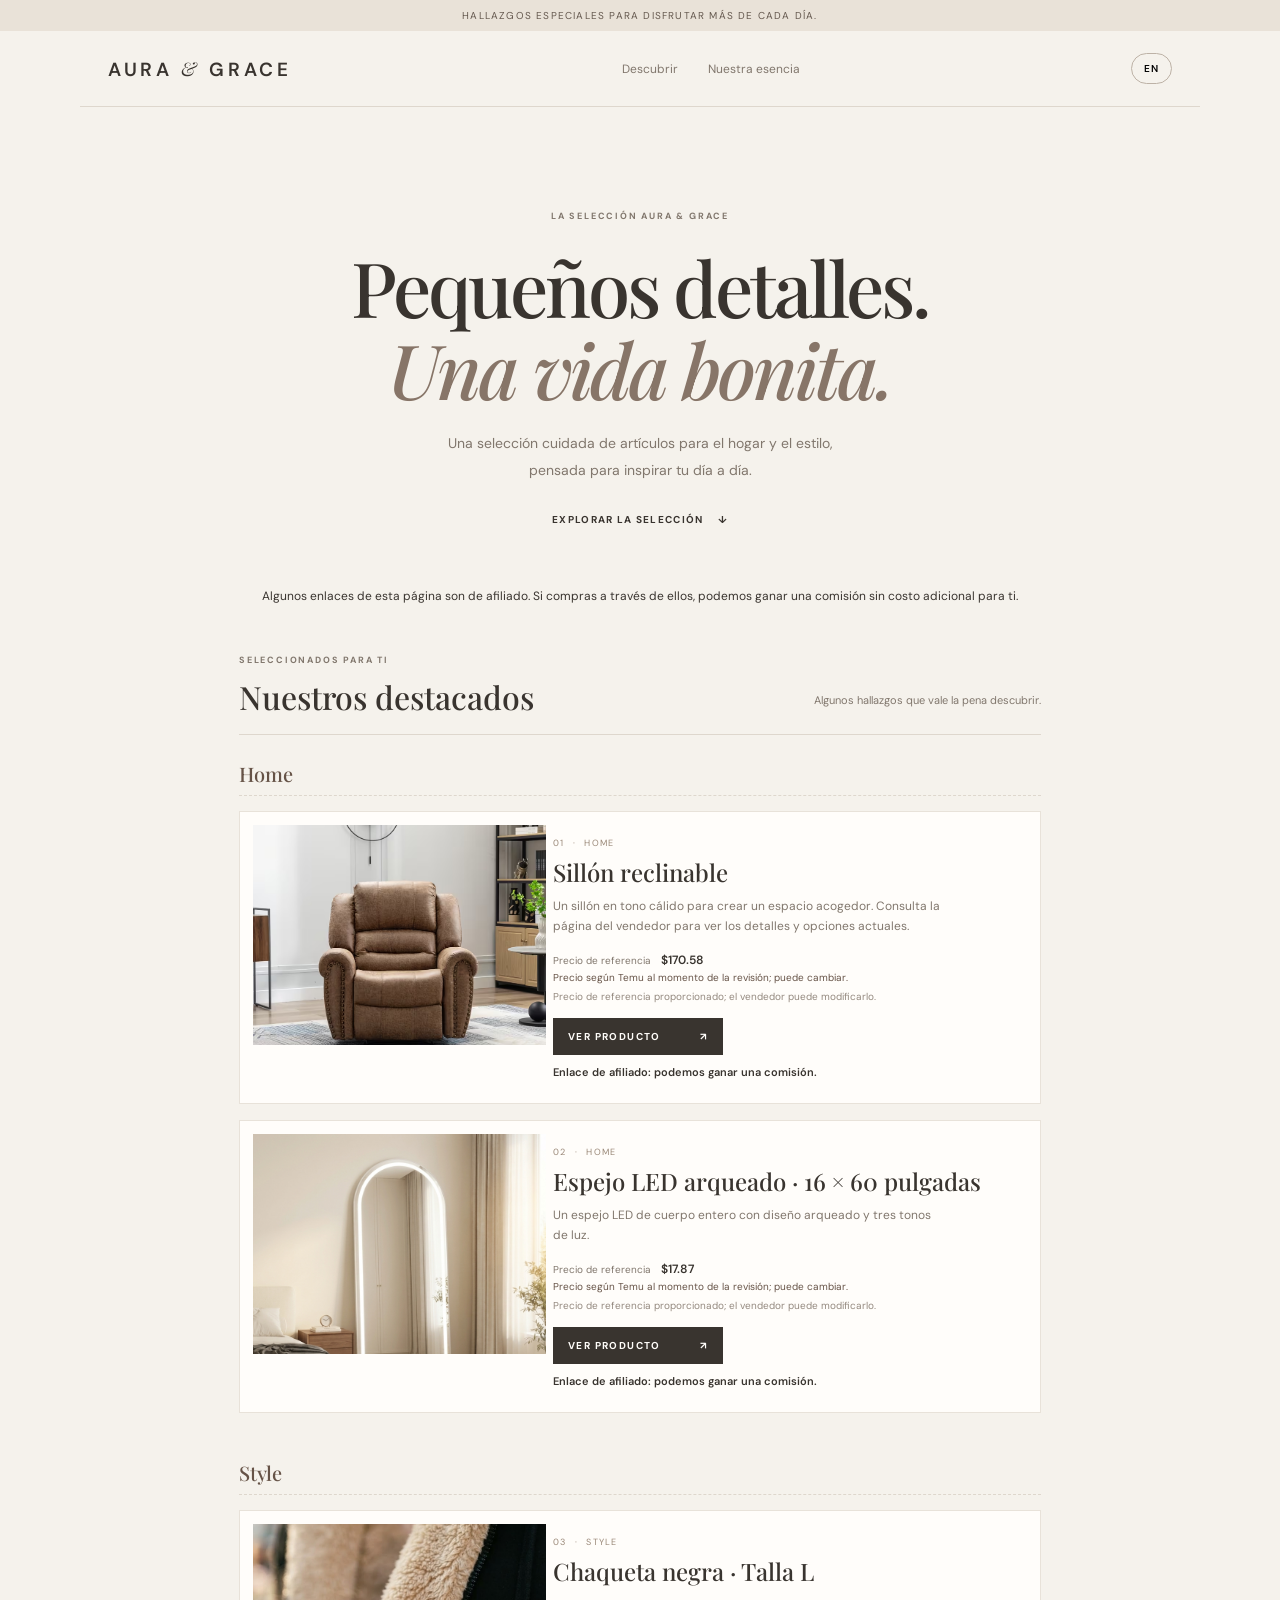
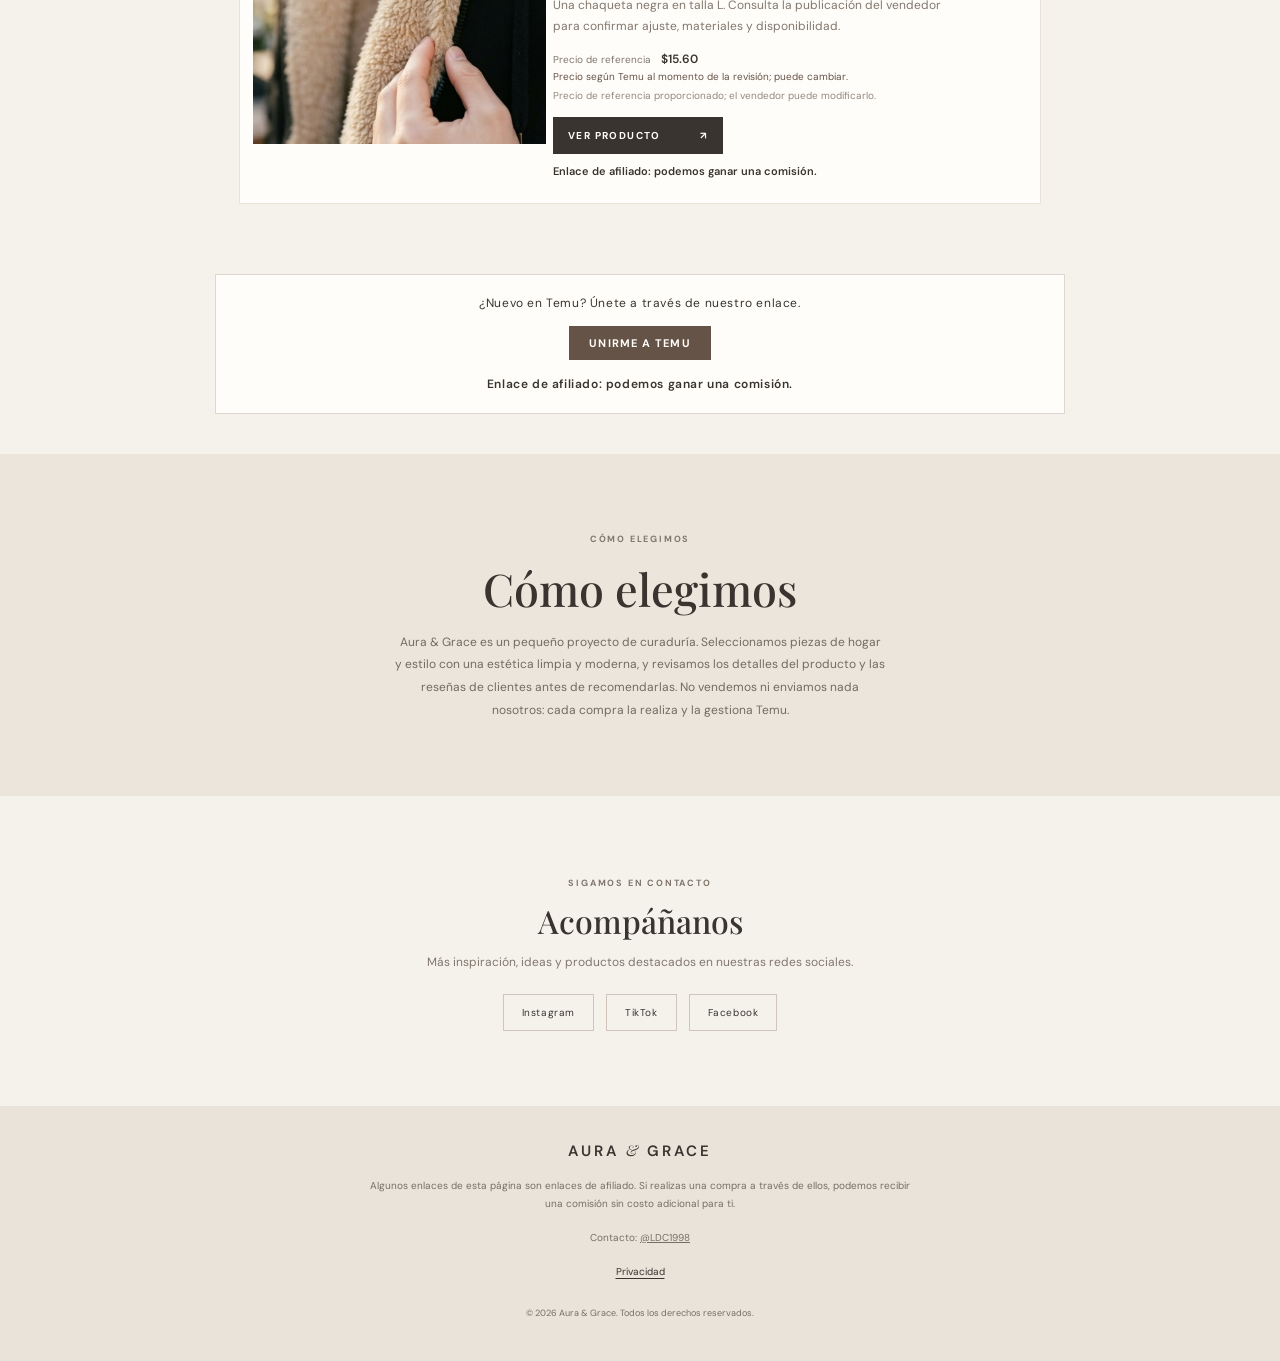
<file: index.html>
<!doctype html>
<html lang="es">
<head>
  <meta charset="utf-8">
  <meta name="viewport" content="width=device-width, initial-scale=1">
  <meta name="theme-color" content="#f4f0e9">
  <meta name="description" content="Aura & Grace — thoughtful finds for home, style and everyday living.">
  <meta property="og:title" content="Aura & Grace | Curated finds for everyday living">
  <meta property="og:description" content="A considered collection of home and style finds chosen to inspire your everyday.">
  <meta property="og:type" content="website">
  <meta name="twitter:card" content="summary">
  <meta name="twitter:title" content="Aura & Grace | Curated finds for everyday living">
  <meta name="twitter:description" content="A considered collection of home and style finds chosen to inspire your everyday.">
  <title>Aura & Grace | Curated finds for everyday living</title>
  <link rel="preconnect" href="https://fonts.googleapis.com">
  <link rel="preconnect" href="https://fonts.gstatic.com" crossorigin>
  <link href="https://fonts.googleapis.com/css2?family=DM+Sans:wght@400;500;600;700&family=Playfair+Display:wght@500;600&display=swap" rel="stylesheet">
  <link rel="stylesheet" href="styles.css">
  <script src="app.js" defer></script>
</head>
<body>
  <div class="announcement" data-i18n="announcement">Thoughtful finds for a more beautiful everyday.</div>
  <header class="site-header">
    <a class="wordmark" href="#top" aria-label="Aura and Grace home">AURA <span>&</span> GRACE</a>
    <nav class="header-nav" aria-label="Main navigation">
      <a href="#discover" data-i18n="navDiscover">Discover</a>
      <a href="#about" data-i18n="navAbout">Our story</a>
    </nav>
    <button class="language-toggle" id="languageToggle" type="button" aria-label="Change language">ES</button>
  </header>

  <main id="top">
    <section class="intro">
      <p class="eyebrow" data-i18n="eyebrow">THE AURA & GRACE EDIT</p>
      <h1 data-i18n="headline">Little details.<br><em>Lovely living.</em></h1>
      <p class="intro-copy" data-i18n="intro">A considered collection of home and style finds chosen to inspire your everyday.</p>
      <a class="text-link" href="#discover"><span data-i18n="explore">Explore the selection</span><span aria-hidden="true">↓</span></a>
    </section>


    <section class="affiliate-intro" aria-label="Affiliate disclosure">
      <p data-i18n="affiliateIntro">Algunos enlaces de esta página son de afiliado. Si compras a través de ellos, podemos ganar una comisión sin costo adicional para ti.</p>
    </section>

    <section class="catalog section-wrap" id="discover">
      <div class="section-heading">
        <div>
          <p class="eyebrow" data-i18n="curated">CURATED FOR YOU</p>
          <h2 data-i18n="featured">Featured finds</h2>
        </div>
        <p data-i18n="sectionNote">A few pieces worth discovering.</p>
      </div>
      <!-- Aquí se inyectarán los productos agrupados por categoría -->
      <div class="product-list" id="productList" aria-live="polite">
        <p class="loading" data-i18n="errorCatalog">Nuestra selección no está disponible en este momento. Vuelve pronto.</p>
      </div>
    </section>


    <!-- NUEVO: Banner de referido -->
    <section class="referral-banner">
      <p data-i18n="referralText">¿Nuevo en Temu? Únete a través de nuestro enlace.</p>
      <!-- Reemplaza TU_ENLACE_AQUI con tu link real de Temu/Shein -->
      <a href="https://temu.to/k/pq058v1hjn4" target="_blank" rel="sponsored noopener noreferrer" class="referral-btn" data-i18n="referralButton">Unirme a Temu</a>
      <p class="product-affiliate-note" data-i18n="productAffiliate">Enlace de afiliado: podemos ganar una comisión.</p>
    </section>
    <section class="brand-note" id="about">
      <p class="eyebrow" data-i18n="aboutEyebrow">HOW WE CHOOSE</p>
      <h2 data-i18n="aboutTitle">Cómo elegimos</h2>
      <p data-i18n="aboutCopy">Aura &amp; Grace es un pequeño proyecto de curaduría. Seleccionamos piezas de hogar y estilo con una estética limpia y moderna, y revisamos los detalles del producto y las reseñas de clientes antes de recomendarlas. No vendemos ni enviamos nada nosotros: cada compra la realiza y la gestiona Temu.</p>
    </section>

    <section class="social section-wrap">
      <p class="eyebrow" data-i18n="stayConnected">STAY CONNECTED</p>
      <h2 data-i18n="follow">Follow along</h2>
      <p data-i18n="socialCopy">More inspiration, ideas and featured finds on our social channels.</p>
      <div class="social-links">
        <a class="social-link" href="https://www.instagram.com/auraandgrace.daily/" target="_blank" rel="noopener noreferrer" aria-label="Visitar nuestro perfil de Instagram">Instagram</a>
        <a class="social-link" href="https://www.tiktok.com/@auraandgrace.daily" target="_blank" rel="noopener noreferrer" aria-label="Visitar nuestro perfil de TikTok">TikTok</a>
        <a class="social-link" href="https://www.facebook.com/auraandgrace.daily" target="_blank" rel="noopener noreferrer" aria-label="Visitar nuestra página de Facebook">Facebook</a>
      </div>
    </section>
  </main>

  <footer class="site-footer">
    <a class="footer-brand" href="#top">AURA <span>&</span> GRACE</a>
    <p data-i18n="affiliate">Some links on this page are affiliate links. If you make a purchase through them, we may earn a commission at no additional cost to you.</p>
    <p class="footer-contact"><span data-i18n="contactLabel">Contact us on Telegram</span>: <a href="https://t.me/LDC1998" target="_blank" rel="noopener noreferrer">@LDC1998</a></p>
    <p class="footer-links"><a href="privacy.html" data-i18n="privacyLink">Privacy</a></p>
    <p class="copyright">© <span id="year"></span> Aura & Grace. <span data-i18n="rights">All rights reserved.</span></p>
  </footer>
</body>
</html>
</file>
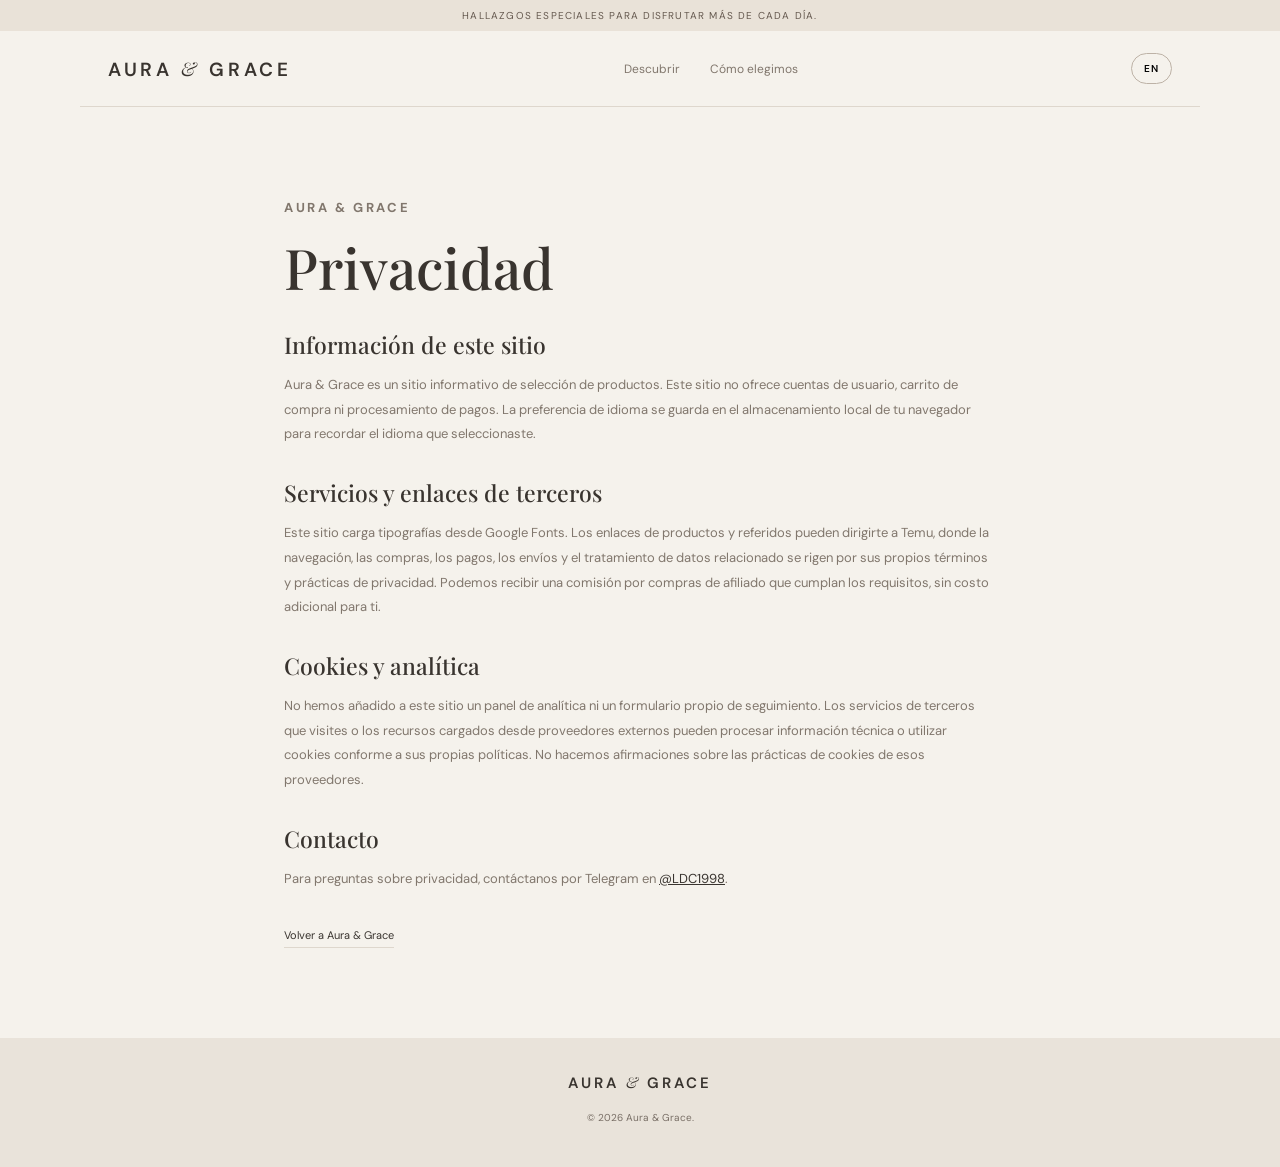
<file: privacy.html>
<!doctype html>
<html lang="es">
<head>
  <meta charset="utf-8">
  <meta name="viewport" content="width=device-width, initial-scale=1">
  <meta name="theme-color" content="#f4f0e9">
  <meta name="description" content="Aura & Grace privacy information.">
  <meta property="og:title" content="Privacy | Aura & Grace">
  <meta property="og:description" content="How Aura & Grace handles information and links to external services.">
  <meta property="og:type" content="website">
  <meta name="twitter:card" content="summary">
  <meta name="twitter:title" content="Privacy | Aura & Grace">
  <meta name="twitter:description" content="How Aura & Grace handles information and links to external services.">
  <title>Privacy | Aura & Grace</title>
  <link rel="preconnect" href="https://fonts.googleapis.com">
  <link rel="preconnect" href="https://fonts.gstatic.com" crossorigin>
  <link href="https://fonts.googleapis.com/css2?family=DM+Sans:wght@400;500;600;700&family=Playfair+Display:wght@500;600&display=swap" rel="stylesheet">
  <link rel="stylesheet" href="styles.css">
  <style>
    .privacy-page{max-width:760px;margin:0 auto;padding:76px 24px 90px}
    .privacy-page h1{font:500 clamp(38px,6vw,56px)/1.15 var(--serif);margin:14px 0 28px}
    .privacy-page h2{font:500 23px var(--serif);margin:30px 0 8px}
    .privacy-page p{font-size:13px;line-height:1.9;color:var(--muted)}
    .privacy-page a{color:var(--ink)}
    .privacy-back{display:inline-block;margin-top:24px;text-decoration:none;border-bottom:1px solid var(--line);padding-bottom:5px;font-size:11px}
  </style>
</head>
<body>
  <div class="announcement" data-i18n="announcement">Thoughtful finds for a more beautiful everyday.</div>
  <header class="site-header">
    <a class="wordmark" href="index.html">AURA <span>&</span> GRACE</a>
    <nav class="header-nav" aria-label="Main navigation">
      <a href="index.html#discover" data-i18n="navDiscover">Discover</a>
      <a href="index.html#about" data-i18n="navAbout">How we choose</a>
    </nav>
    <button class="language-toggle" id="languageToggle" type="button" aria-label="Change language">ES</button>
  </header>
  <main class="privacy-page">
    <p class="eyebrow" data-i18n="privacyEyebrow">AURA & GRACE</p>
    <h1 data-i18n="privacyTitle">Privacy</h1>
    <h2 data-i18n="privacyInfoTitle">Information on this website</h2>
    <p data-i18n="privacyInfo">Aura & Grace is an informational product-curation website. This site does not provide user accounts, checkout, or payment processing. The language preference is stored in your browser using local storage so the site can remember your selected language.</p>
    <h2 data-i18n="privacyThirdTitle">Third-party services and links</h2>
    <p data-i18n="privacyThird">This website loads fonts from Google Fonts. Product and referral links may take you to Temu, where browsing, purchases, payments, shipping, and related data handling are governed by Temu's own terms and privacy practices. We may earn a commission from qualifying affiliate purchases at no extra cost to you.</p>
    <h2 data-i18n="privacyCookiesTitle">Cookies and analytics</h2>
    <p data-i18n="privacyCookies">We have not added an analytics dashboard or a first-party tracking form to this website. Third-party services you visit or resources loaded from external providers may process technical information or use cookies under their own policies. We do not make claims about the cookie practices of those providers.</p>
    <h2 data-i18n="privacyContactTitle">Contact</h2>
    <p><span data-i18n="privacyContact">For privacy questions, contact us on Telegram at</span> <a href="https://t.me/LDC1998" target="_blank" rel="noopener noreferrer">@LDC1998</a>.</p>
    <a class="privacy-back" href="index.html" data-i18n="privacyBack">Back to Aura & Grace</a>
  </main>
  <footer class="site-footer">
    <a class="footer-brand" href="index.html">AURA <span>&</span> GRACE</a>
    <p>© <span id="year"></span> Aura & Grace.</p>
  </footer>
  <script>
    const privacyTranslations = {
      en: {
        announcement:"Thoughtful finds for a more beautiful everyday.", navDiscover:"Discover", navAbout:"How we choose",
        privacyEyebrow:"AURA & GRACE", privacyTitle:"Privacy",
        privacyInfoTitle:"Information on this website",
        privacyInfo:"Aura & Grace is an informational product-curation website. This site does not provide user accounts, checkout, or payment processing. The language preference is stored in your browser using local storage so the site can remember your selected language.",
        privacyThirdTitle:"Third-party services and links",
        privacyThird:"This website loads fonts from Google Fonts. Product and referral links may take you to Temu, where browsing, purchases, payments, shipping, and related data handling are governed by Temu's own terms and privacy practices. We may earn a commission from qualifying affiliate purchases at no extra cost to you.",
        privacyCookiesTitle:"Cookies and analytics",
        privacyCookies:"We have not added an analytics dashboard or a first-party tracking form to this website. Third-party services you visit or resources loaded from external providers may process technical information or use cookies under their own policies. We do not make claims about the cookie practices of those providers.",
        privacyContactTitle:"Contact", privacyContact:"For privacy questions, contact us on Telegram at",
        privacyBack:"Back to Aura & Grace"
      },
      es: {
        announcement:"Hallazgos especiales para disfrutar más de cada día.", navDiscover:"Descubrir", navAbout:"Cómo elegimos",
        privacyEyebrow:"AURA & GRACE", privacyTitle:"Privacidad",
        privacyInfoTitle:"Información de este sitio",
        privacyInfo:"Aura & Grace es un sitio informativo de selección de productos. Este sitio no ofrece cuentas de usuario, carrito de compra ni procesamiento de pagos. La preferencia de idioma se guarda en el almacenamiento local de tu navegador para recordar el idioma que seleccionaste.",
        privacyThirdTitle:"Servicios y enlaces de terceros",
        privacyThird:"Este sitio carga tipografías desde Google Fonts. Los enlaces de productos y referidos pueden dirigirte a Temu, donde la navegación, las compras, los pagos, los envíos y el tratamiento de datos relacionado se rigen por sus propios términos y prácticas de privacidad. Podemos recibir una comisión por compras de afiliado que cumplan los requisitos, sin costo adicional para ti.",
        privacyCookiesTitle:"Cookies y analítica",
        privacyCookies:"No hemos añadido a este sitio un panel de analítica ni un formulario propio de seguimiento. Los servicios de terceros que visites o los recursos cargados desde proveedores externos pueden procesar información técnica o utilizar cookies conforme a sus propias políticas. No hacemos afirmaciones sobre las prácticas de cookies de esos proveedores.",
        privacyContactTitle:"Contacto", privacyContact:"Para preguntas sobre privacidad, contáctanos por Telegram en",
        privacyBack:"Volver a Aura & Grace"
      }
    };
    let language = localStorage.getItem("ag-language") || "es";
    function applyPrivacyLanguage(){
      document.documentElement.lang=language;
      document.querySelectorAll("[data-i18n]").forEach(el=>{
        const key=el.dataset.i18n;
        if(privacyTranslations[language][key]) el.textContent=privacyTranslations[language][key];
      });
      document.getElementById("languageToggle").textContent=language==="en"?"ES":"EN";
    }
    document.getElementById("languageToggle").addEventListener("click",()=>{
      language=language==="en"?"es":"en";
      localStorage.setItem("ag-language",language);
      applyPrivacyLanguage();
    });
    document.getElementById("year").textContent=new Date().getFullYear();
    applyPrivacyLanguage();
  </script>
</body>
</html>
</file>
<file: styles.css>
:root {
  --paper: #f5f2ec;
  --cream: #ebe5dc;
  --ink: #39342f;
  --muted: #81776d;
  --line: #ded7cd;
  --accent: #665347;
  --white: #fffdfa;
  --serif: "Playfair Display", Georgia, serif;
  --sans: "DM Sans", Arial, sans-serif;
}

* { box-sizing: border-box; }
html { scroll-behavior: smooth; }
body { margin: 0; background: var(--paper); color: var(--ink); font-family: var(--sans); -webkit-font-smoothing: antialiased; }
a { color: inherit; }

a:focus-visible, button:focus-visible {
  outline: 2px solid var(--accent);
  outline-offset: 3px;
}

.announcement { padding: 9px 16px; text-align: center; background: #e9e2d8; color: #65594f; font-size: 10px; letter-spacing: .12em; text-transform: uppercase; }
.site-header { height: 76px; max-width: 1120px; margin: auto; padding: 0 28px; display: flex; align-items: center; justify-content: space-between; border-bottom: 1px solid var(--line); }
.wordmark, .footer-brand { text-decoration: none; font-size: 19px; letter-spacing: .19em; font-weight: 600; }
.wordmark span, .footer-brand span { font-family: var(--serif); font-weight: 400; font-style: italic; }
.header-nav { display: flex; gap: 30px; }
.header-nav a { text-decoration: none; font-size: 12px; color: var(--muted); }
.header-nav a:hover, .text-link:hover { color: var(--accent); }
.language-toggle { border: 1px solid #bdb2a6; background: transparent; border-radius: 30px; padding: 8px 12px; font: 600 10px var(--sans); letter-spacing: .08em; cursor: pointer; }
.intro { max-width: 780px; margin: 0 auto; padding: 94px 24px 86px; text-align: center; }
.eyebrow { font-size: 9px; letter-spacing: .2em; color: var(--muted); font-weight: 700; }
.intro h1 { font: 500 clamp(42px, 7vw, 76px)/1.08 var(--serif); letter-spacing: -.04em; margin: 24px 0 20px; }
.intro h1 em, .brand-note h2 em { font-weight: 500; color: #877568; }
.intro-copy { max-width: 440px; margin: 0 auto; color: var(--muted); font-size: 14px; line-height: 1.9; }
.text-link { display: inline-flex; gap: 14px; align-items: center; margin-top: 30px; text-decoration: none; text-transform: uppercase; letter-spacing: .13em; font-size: 10px; font-weight: 700; }

/* NUEVO: Banner de referido */
.referral-banner { max-width: 850px; margin: 0 auto 40px; padding: 20px; background: var(--white); border: 1px solid var(--line); text-align: center; display: flex; flex-direction: column; align-items: center; gap: 15px; }
.referral-banner p { margin: 0; font-size: 12px; color: var(--ink); letter-spacing: 0.05em; }
.referral-btn { background: var(--accent); color: var(--white); text-decoration: none; padding: 10px 20px; font-size: 11px; font-weight: 700; text-transform: uppercase; letter-spacing: 0.1em; transition: background 0.2s; }
.referral-btn:hover { background: var(--ink); }

.section-wrap { max-width: 850px; margin: 0 auto; padding: 0 24px; }
.catalog { padding-bottom: 40px; } /* Reducido para dar espacio a la sección de Apps */
.apps { padding-bottom: 92px; }
.section-heading { display: flex; align-items: end; justify-content: space-between; margin-bottom: 25px; padding-bottom: 16px; border-bottom: 1px solid var(--line); }
.section-heading h2, .social h2 { font: 500 32px var(--serif); margin: 7px 0 0; }
.section-heading>p { font-size: 11px; color: var(--muted); }

.product-list { display: grid; gap: 16px; }

/* NUEVO: Estilos de agrupación por categoría */
.category-group { margin-bottom: 30px; }
.category-title { font: 500 20px var(--serif); margin: 0 0 15px 0; padding-bottom: 8px; border-bottom: 1px dashed var(--line); color: var(--accent); text-transform: capitalize; }
.category-products { display: grid; gap: 16px; }

.product-card { display: grid; grid-template-columns: minmax(180px, 38%) 1fr; gap: 25px; background: var(--white); padding: 13px; border: 1px solid #e8e2d9; }
.product-image { position: relative; display: block; min-height: 210px; aspect-ratio: 4/3; background: #e9e3da; overflow: hidden; }
.product-image img { width: 100%; height: 100%; position: absolute; inset: 0; object-fit: cover; transition: transform .5s; }
.product-image:hover img { transform: scale(1.035); }
.image-fallback { display: none; position: absolute; inset: 0; align-items: center; justify-content: center; font: italic 30px var(--serif); color: #a89b8e; }
.image-missing .image-fallback { display: flex; }
.product-info { padding: 12px 16px 10px 0; display: flex; flex-direction: column; align-items: flex-start; }
.product-index { font-size: 9px; text-transform: uppercase; letter-spacing: .14em; color: #9a8878; margin: 0 0 8px; }
.product-index span { padding: 0 5px; }
.product-info h3 { font: 500 24px/1.25 var(--serif); margin: 0 0 9px; }
.product-description { font-size: 12px; line-height: 1.7; color: var(--muted); margin: 0 0 15px; max-width: 390px; }
.product-price { font-size: 12px; margin: 0 0 3px; }
.product-price span { font-size: 10px; color: var(--muted); margin-right: 7px; }
.product-price strong { font-weight: 600; }
.price-note { font-size: 10px; color: #94897f; margin: 0 0 15px; }
.buy-link { display: flex; justify-content: space-between; align-items: center; gap: 24px; margin-top: auto; background: var(--ink); color: #fffdfa; text-decoration: none; padding: 12px 15px; min-width: 170px; font-size: 10px; letter-spacing: .14em; font-weight: 700; transition: background .2s; }
.buy-link:hover { background: #786457; }
.brand-note { background: var(--cream); text-align: center; padding: 70px 24px 74px; }
.brand-note h2 { font: 500 clamp(30px, 5vw, 45px)/1.2 var(--serif); margin: 16px 0; }
.brand-note>p:last-child { max-width: 490px; margin: 0 auto; color: #756a60; font-size: 12px; line-height: 1.9; }
.social { text-align: center; padding-top: 72px; padding-bottom: 75px; }
.social h2 { margin: 10px 0; }
.social>p:not(.eyebrow) { color: var(--muted); font-size: 12px; }
.social-links { display: flex; justify-content: center; gap: 12px; flex-wrap: wrap; margin-top: 24px; }
.social-link { border: 1px solid #cfc5ba; padding: 11px 18px; text-decoration: none; font-size: 10px; letter-spacing: .06em; transition: background .2s; }
.social-link:hover { background: var(--cream); }
.site-footer { background: #e9e3da; text-align: center; padding: 34px 24px 24px; }
.footer-brand { font-size: 15px; }
.site-footer p { max-width: 540px; margin: 16px auto; color: #786e65; font-size: 10px; line-height: 1.8; }
.site-footer .copyright { font-size: 9px; margin-top: 24px; }
.loading, .empty { text-align: center; padding: 35px; color: var(--muted); font-size: 12px; }

@media (min-width: 900px) {
  .product-card { grid-template-columns: 270px 1fr; gap: 30px; }
  .product-image { min-height: 220px; }
}

@media (max-width: 600px) {
  .announcement { font-size: 8px; }
  .site-header { height: 65px; padding: 0 17px; }
  .wordmark { font-size: 15px; letter-spacing: .14em; }
  .header-nav { gap: 14px; }
  .header-nav a { font-size: 10px; }
  .intro { padding: 72px 22px 65px; }
  .intro h1 { font-size: 48px; }
  .intro-copy { font-size: 12px; }
  .referral-banner { margin: 0 16px 30px; padding: 15px; }
  .section-wrap { padding-left: 16px; padding-right: 16px; }
  .section-heading { align-items: start; gap: 10px; flex-direction: column; }
  .section-heading h2, .social h2 { font-size: 29px; }
  .section-heading>p { margin: 0; }
  .catalog { padding-bottom: 30px; }
  .apps { padding-bottom: 65px; }
  .category-title { font-size: 18px; }
  .product-card { grid-template-columns: 112px minmax(0, 1fr); gap: 13px; padding: 9px; }
  .product-image { min-height: 112px; aspect-ratio: 1/1; }
  .product-info { padding: 5px 3px 5px 0; }
  .product-info h3 { font-size: 19px; }
  .product-description { font-size: 10px; line-height: 1.55; margin-bottom: 9px; }
  .product-index { font-size: 8px; }
  .product-price { font-size: 11px; }
  .price-note { font-size: 9px; line-height: 1.4; margin-bottom: 10px; }
  .buy-link { min-width: 0; width: 100%; padding: 10px 9px; font-size: 9px; justify-content: center; }
  .brand-note { padding: 58px 22px; }
  .social { padding-top: 58px; padding-bottom: 60px; }
}

@media (prefers-reduced-motion: reduce) {
  html { scroll-behavior: auto; }
  *, *::before, *::after { transition: none !important; }
}


/* Clear affiliate and price disclosures */
.affiliate-intro { max-width: 850px; margin: -28px auto 38px; padding: 0 24px; text-align: center; }
.affiliate-intro p { margin: 0; color: var(--ink); font-size: 12px; line-height: 1.7; }
.product-affiliate-note { margin: 9px 0 0; color: var(--ink); font-size: 11px; line-height: 1.5; font-weight: 600; }
.price-change-note { margin: -1px 0 5px; color: var(--accent); font-size: 10px; line-height: 1.5; }
.footer-contact { overflow-wrap: anywhere; }
.footer-links a { color: var(--ink); text-underline-offset: 3px; }
@media (max-width: 600px) {
  .affiliate-intro { margin: -16px 0 28px; padding: 0 20px; }
  .affiliate-intro p { font-size: 11px; }
  .product-affiliate-note { font-size: 10px; }
  .price-change-note { font-size: 9px; }
}
</file>
